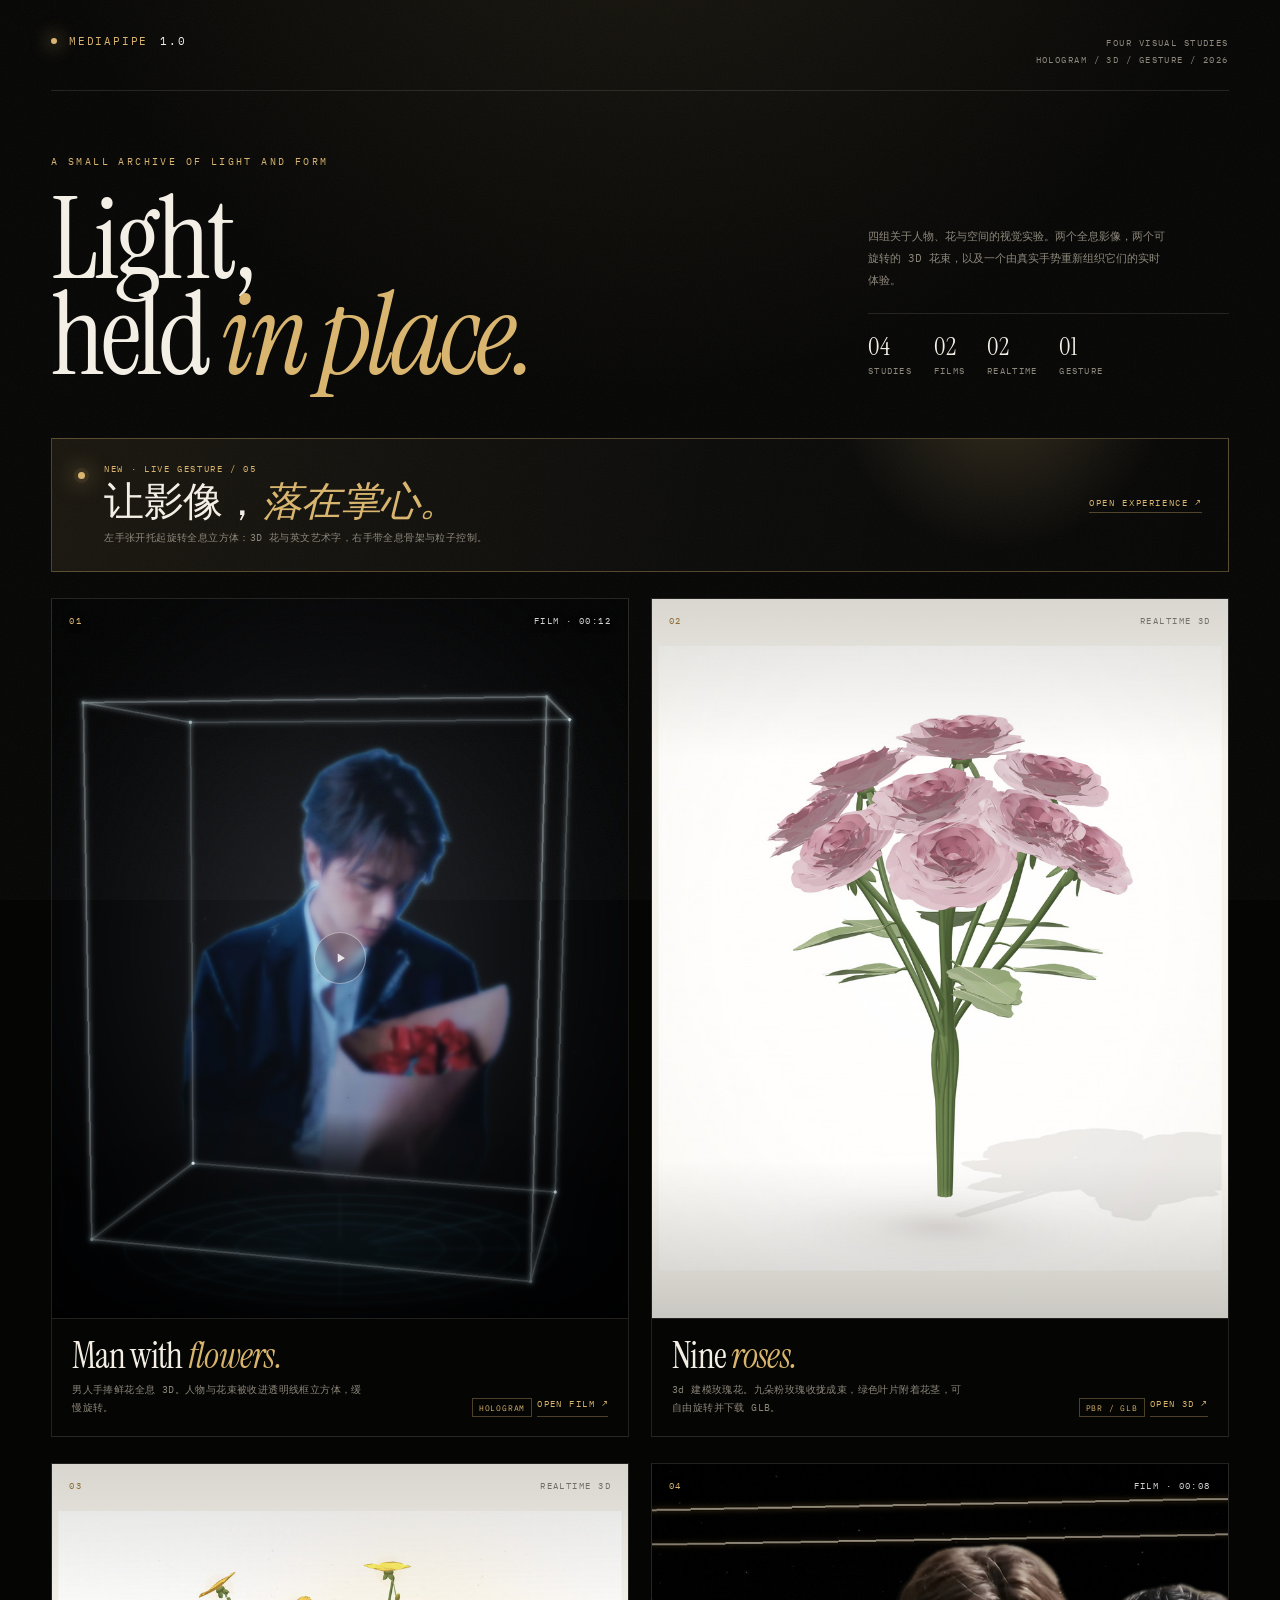
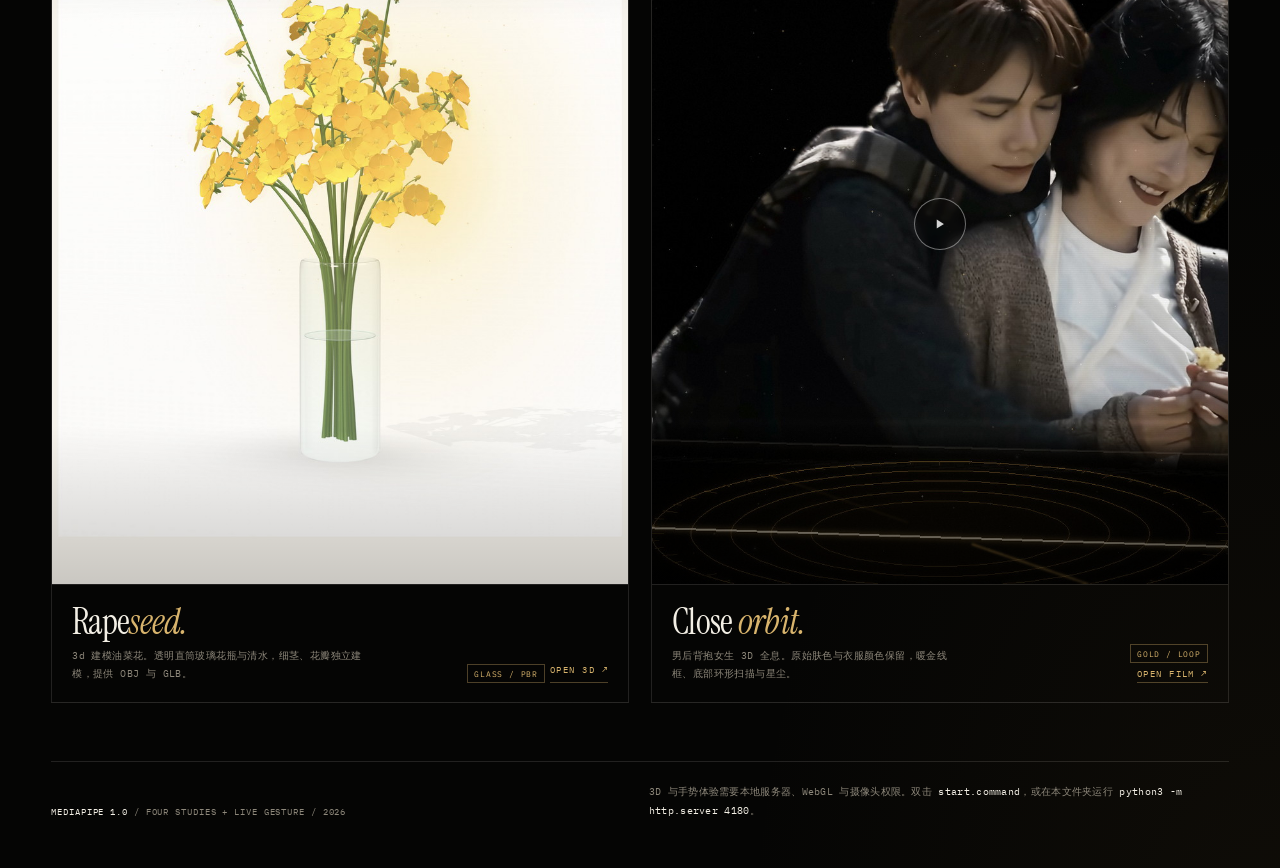
<file: index.html>
<!doctype html>
<html lang="zh-CN">
<head>
<meta charset="utf-8" />
<meta name="viewport" content="width=device-width, initial-scale=1" />
<title>mediapipe 1.0 — four studies</title>
<meta name="description" content="四个视觉实验：男人手捧鲜花全息、九朵粉玫瑰 3D、油菜花 3D、男后背抱女生全息。" />
<style>
@font-face{font-family:"Instrument Serif";src:url("assets/fonts/InstrumentSerif-Regular.ttf") format("truetype");font-weight:400;font-style:normal;font-display:swap}
@font-face{font-family:"Instrument Serif";src:url("assets/fonts/InstrumentSerif-Italic.ttf") format("truetype");font-weight:400;font-style:italic;font-display:swap}
@font-face{font-family:"IBM Plex Mono";src:url("assets/fonts/IBMPlexMono-Regular.ttf") format("truetype");font-weight:400;font-display:swap}
:root{
  --bg:#050504;
  --panel:#0b0b09;
  --ink:#f3efe5;
  --muted:#8d877a;
  --gold:#d8b46d;
  --gold-soft:rgba(216,180,109,.34);
  --line:rgba(243,239,229,.12);
}
*{box-sizing:border-box}
html{background:var(--bg)}
body{
  margin:0;color:var(--ink);background:
    radial-gradient(ellipse 80% 45% at 50% -12%, rgba(216,180,109,.12), transparent 62%),
    radial-gradient(ellipse 60% 50% at 100% 105%, rgba(120,90,40,.09), transparent 70%),
    var(--bg);
  font-family:"IBM Plex Mono",ui-monospace,SFMono-Regular,Menlo,monospace;
  -webkit-font-smoothing:antialiased;
}
body::before{
  content:"";position:fixed;inset:0;pointer-events:none;z-index:20;opacity:.045;
  background-image:url("data:image/svg+xml,%3Csvg xmlns='http://www.w3.org/2000/svg' width='180' height='180'%3E%3Cfilter id='n'%3E%3CfeTurbulence type='fractalNoise' baseFrequency='.85' numOctaves='3' stitchTiles='stitch'/%3E%3C/filter%3E%3Crect width='100%25' height='100%25' filter='url(%23n)'/%3E%3C/svg%3E");
  mix-blend-mode:screen;
}
a{color:inherit;text-decoration:none}
.page{width:min(1320px,92vw);margin:0 auto;padding:34px 0 48px}
.topbar{display:flex;justify-content:space-between;align-items:flex-start;gap:20px;padding-bottom:22px;border-bottom:1px solid var(--line)}
.brand{display:flex;align-items:baseline;gap:12px;letter-spacing:.16em;font-size:11px}
.brand strong{font-weight:400;color:var(--gold)}
.brand .dot{width:6px;height:6px;border-radius:50%;background:var(--gold);box-shadow:0 0 18px 4px rgba(216,180,109,.35);display:inline-block;transform:translateY(-1px)}
.topmeta{text-align:right;font-size:9px;line-height:1.9;letter-spacing:.16em;color:var(--muted);text-transform:uppercase}
.hero{display:grid;grid-template-columns:minmax(0,1.5fr) minmax(220px,.7fr);gap:44px;align-items:end;padding:64px 0 54px}
.kicker{font-size:10px;letter-spacing:.24em;color:var(--gold);text-transform:uppercase;margin:0 0 24px}
h1{font-family:"Instrument Serif",Georgia,serif;font-weight:400;font-size:clamp(58px,8.9vw,126px);line-height:.84;letter-spacing:-.035em;margin:0}
h1 em{font-style:italic;color:var(--gold)}
.hero__right{padding-bottom:8px}
.hero__right p{font-size:11px;line-height:2;color:var(--muted);margin:0 0 22px;max-width:300px}
.stats{display:flex;gap:22px;flex-wrap:wrap;border-top:1px solid var(--line);padding-top:16px}
.stats div{font-size:9px;letter-spacing:.14em;color:var(--muted)}
.stats b{display:block;font-family:"Instrument Serif",Georgia,serif;font-weight:400;font-size:25px;letter-spacing:0;color:var(--ink);margin-bottom:2px}
.live-entry{display:grid;grid-template-columns:1fr auto;align-items:center;gap:28px;margin:0 0 26px;padding:24px 26px;border:1px solid var(--gold-soft);background:linear-gradient(100deg,rgba(216,180,109,.09),rgba(255,255,255,.018) 56%,rgba(255,255,255,0));position:relative;overflow:hidden;isolation:isolate;transition:border-color .35s ease,background .35s ease}
.live-entry::before{content:"";position:absolute;width:360px;height:360px;right:4%;top:-180%;border-radius:50%;background:radial-gradient(circle,rgba(216,180,109,.22),transparent 66%);pointer-events:none;transition:transform .8s cubic-bezier(.2,.7,.2,1)}
.live-entry:hover{border-color:rgba(216,180,109,.62);background:linear-gradient(100deg,rgba(216,180,109,.13),rgba(255,255,255,.025) 56%,rgba(255,255,255,0))}
.live-entry:hover::before{transform:translateY(60%)}
.live-entry__main{display:flex;align-items:flex-start;gap:19px}
.live-entry__signal{width:7px;height:7px;margin-top:9px;border-radius:50%;flex:0 0 auto;background:var(--gold);box-shadow:0 0 0 4px rgba(216,180,109,.09),0 0 22px 5px rgba(216,180,109,.36);animation:signal 2.6s ease-in-out infinite}
@keyframes signal{0%,100%{opacity:.55;transform:scale(.82)}50%{opacity:1;transform:scale(1)}}
.live-entry__kicker{display:block;font-size:9px;letter-spacing:.18em;color:var(--gold);margin:0 0 7px;text-transform:uppercase}
.live-entry__title{font-family:"Instrument Serif",Georgia,serif;font-size:clamp(28px,3.2vw,40px);font-weight:400;line-height:1;letter-spacing:-.015em;margin:0 0 8px}
.live-entry__title em{color:var(--gold);font-style:italic}
.live-entry__desc{margin:0;color:var(--muted);font-size:10px;line-height:1.8;letter-spacing:.04em}
.live-entry__cta{font-size:9px;letter-spacing:.18em;color:var(--gold);border-bottom:1px solid var(--gold-soft);padding-bottom:4px;white-space:nowrap;transition:color .3s ease,border-color .3s ease}
.live-entry:hover .live-entry__cta{color:#fff;border-color:#fff}
.grid{display:grid;grid-template-columns:repeat(2,minmax(0,1fr));gap:26px 22px}
.card{background:linear-gradient(180deg,rgba(255,255,255,.025),rgba(255,255,255,0) 42%);border:1px solid var(--line);position:relative;overflow:hidden}
.card__media{position:relative;aspect-ratio:4/5;overflow:hidden;background:#070706;display:block}
.card__media img,.card__media video{width:100%;height:100%;display:block;object-fit:cover;transition:transform .9s cubic-bezier(.2,.7,.2,1),filter .9s ease}
.card__media--light{background:#f6f3ec}
.card__media--light img{object-fit:contain}
.card:hover .card__media img,.card:hover .card__media video{transform:scale(1.018);filter:brightness(1.04)}
.card__media::after{content:"";position:absolute;inset:0;pointer-events:none;background:linear-gradient(180deg,rgba(0,0,0,.25),transparent 24%,transparent 72%,rgba(0,0,0,.55))}
.card__media--light::after{background:linear-gradient(180deg,rgba(0,0,0,.12),transparent 22%,transparent 78%,rgba(0,0,0,.18))}
.num,.badge{position:absolute;z-index:2;top:16px;font-size:9px;letter-spacing:.16em;color:rgba(255,255,255,.82);text-shadow:0 1px 8px rgba(0,0,0,.6)}
.num{left:17px;color:var(--gold)}
.card__media--light .num{color:#8a6b2f;text-shadow:none}
.card__media--light .badge{color:rgba(24,21,16,.55);text-shadow:none}
.badge{right:17px;text-transform:uppercase}
.media-link{position:absolute;z-index:3;inset:0;display:flex;align-items:flex-end;justify-content:space-between;padding:18px;opacity:0;transition:opacity .35s ease;background:linear-gradient(180deg,transparent 55%,rgba(0,0,0,.45));color:#fff;font-size:10px;letter-spacing:.16em}
.card:hover .media-link,.media-link:focus-visible{opacity:1}
.media-link span:last-child{color:var(--gold)}
.play{position:absolute;z-index:3;left:50%;top:50%;transform:translate(-50%,-50%);width:52px;height:52px;border:1px solid rgba(255,255,255,.5);border-radius:50%;display:grid;place-items:center;background:rgba(0,0,0,.2);backdrop-filter:blur(5px);font-size:11px;color:#fff;padding-left:2px;opacity:.82;transition:opacity .3s ease,border-color .3s ease,color .3s ease;pointer-events:none}
.card:hover .play{opacity:1;border-color:var(--gold);color:var(--gold)}
.card__body{padding:20px 20px 19px;display:grid;grid-template-columns:1fr auto;gap:16px;align-items:end;border-top:1px solid var(--line)}
.card__title{font-family:"Instrument Serif",Georgia,serif;font-size:clamp(26px,2.8vw,38px);font-weight:400;line-height:.95;letter-spacing:-.02em;margin:0 0 8px}
.card__title em{color:var(--gold);font-style:italic}
.card__zh{font-size:10px;line-height:1.8;color:var(--muted);margin:0;letter-spacing:.04em;max-width:290px}
.card__tags{display:flex;gap:5px;flex-wrap:wrap;justify-content:flex-end;max-width:150px}
.tag{font-size:8px;letter-spacing:.1em;border:1px solid var(--gold-soft);color:var(--gold);padding:4px 6px 3px;white-space:nowrap}
.open{font-size:9px;letter-spacing:.16em;color:var(--gold);border-bottom:1px solid var(--gold-soft);padding-bottom:3px;white-space:nowrap}
.open:hover{color:#fff;border-color:#fff}
.footer{display:flex;justify-content:space-between;gap:24px;align-items:flex-end;margin-top:58px;padding-top:20px;border-top:1px solid var(--line);font-size:9px;line-height:1.9;letter-spacing:.1em;color:var(--muted);text-transform:uppercase}
.footer b{color:var(--ink);font-weight:400}
.hint{max-width:580px;text-transform:none;letter-spacing:.03em;font-size:10px;line-height:1.9}
@media (max-width:900px){
  .page{width:90vw;padding-top:24px}
  .hero{grid-template-columns:1fr;gap:30px;padding:44px 0 36px}
  h1{font-size:clamp(52px,15vw,92px)}
  .grid{grid-template-columns:1fr}
  .topmeta{display:none}
  .footer{display:block}
  .hint{margin-top:14px}
  .live-entry{grid-template-columns:1fr;gap:18px;padding:21px 20px}
  .live-entry__cta{justify-self:start}
}
</style>
</head>
<body>
<div class="page">
  <header class="topbar">
    <div class="brand"><span class="dot"></span><strong>MEDIAPIPE</strong><span>1.0</span></div>
    <div class="topmeta">FOUR VISUAL STUDIES<br />HOLOGRAM / 3D / GESTURE / 2026</div>
  </header>

  <section class="hero">
    <div>
      <p class="kicker">A small archive of light and form</p>
      <h1>Light,<br />held <em>in place.</em></h1>
    </div>
    <div class="hero__right">
      <p>四组关于人物、花与空间的视觉实验。两个全息影像，两个可旋转的 3D 花束，以及一个由真实手势重新组织它们的实时体验。</p>
      <div class="stats">
        <div><b>04</b>STUDIES</div>
        <div><b>02</b>FILMS</div>
        <div><b>02</b>REALTIME</div>
        <div><b>01</b>GESTURE</div>
      </div>
    </div>
  </section>

  <a class="live-entry" href="05_gesture_particles/" aria-label="打开全屏双手手势粒子体验：左手托住旋转全息立方体，3D花随立方体旋转，右手张开消散、握拳切换四个形态">
    <div class="live-entry__main">
      <span class="live-entry__signal" aria-hidden="true"></span>
      <div>
        <span class="live-entry__kicker">NEW · LIVE GESTURE / 05</span>
        <h2 class="live-entry__title">让影像，<em>落在掌心。</em></h2>
        <p class="live-entry__desc">左手张开托起旋转全息立方体：3D 花与英文艺术字，右手带全息骨架与粒子控制。</p>
      </div>
    </div>
    <span class="live-entry__cta">OPEN EXPERIENCE ↗</span>
  </a>

  <main class="grid">

    <article class="card">
      <a class="card__media" href="01_man_flower_hologram/man_flower_hologram.mp4" target="_blank" rel="noopener" aria-label="打开男人手捧鲜花的全息 3D 影像">
        <span class="num">01</span><span class="badge">FILM · 00:12</span>
        <img src="thumbs/01_man.jpg" alt="男人手捧鲜花的全息 3D 影像" />
        <span class="play" aria-hidden="true">▶</span>
        <span class="media-link"><span>HOLOGRAM · 1080 × 1350</span><span>OPEN FILM ↗</span></span>
      </a>
      <div class="card__body">
        <div>
          <h2 class="card__title">Man with <em>flowers.</em></h2>
          <p class="card__zh">男人手捧鲜花全息 3D。人物与花束被收进透明线框立方体，缓慢旋转。</p>
        </div>
        <div class="card__tags"><span class="tag">HOLOGRAM</span><a class="open" href="01_man_flower_hologram/man_flower_hologram.mp4" target="_blank" rel="noopener">OPEN FILM ↗</a></div>
      </div>
    </article>

    <article class="card">
      <a class="card__media card__media--light" href="02_rose_3d/index.html" target="_blank" rel="noopener" aria-label="打开九朵粉玫瑰 3D 场景">
        <span class="num">02</span><span class="badge">REALTIME 3D</span>
        <img src="thumbs/02_rose.jpg" alt="九朵粉玫瑰与绿色花茎的 3D 渲染" />
        <span class="media-link"><span>NINE ROSES · GLB</span><span>OPEN 3D ↗</span></span>
      </a>
      <div class="card__body">
        <div>
          <h2 class="card__title">Nine <em>roses.</em></h2>
          <p class="card__zh">3d 建模玫瑰花。九朵粉玫瑰收拢成束，绿色叶片附着花茎，可自由旋转并下载 GLB。</p>
        </div>
        <div class="card__tags"><span class="tag">PBR / GLB</span><a class="open" href="02_rose_3d/index.html" target="_blank" rel="noopener">OPEN 3D ↗</a></div>
      </div>
    </article>

    <article class="card">
      <a class="card__media card__media--light" href="03_rapeseed_3d/index.html" target="_blank" rel="noopener" aria-label="打开油菜花 3D 场景">
        <span class="num">03</span><span class="badge">REALTIME 3D</span>
        <img src="thumbs/03_rapeseed.jpg" alt="透明玻璃花瓶中的油菜花 3D 渲染" />
        <span class="media-link"><span>RAPESEED · OBJ / GLB</span><span>OPEN 3D ↗</span></span>
      </a>
      <div class="card__body">
        <div>
          <h2 class="card__title">Rape<em>seed.</em></h2>
          <p class="card__zh">3d 建模油菜花。透明直筒玻璃花瓶与清水，细茎、花瓣独立建模，提供 OBJ 与 GLB。</p>
        </div>
        <div class="card__tags"><span class="tag">GLASS / PBR</span><a class="open" href="03_rapeseed_3d/index.html" target="_blank" rel="noopener">OPEN 3D ↗</a></div>
      </div>
    </article>

    <article class="card">
      <a class="card__media" href="04_couple_hologram/couple_hologram_gold.mp4" target="_blank" rel="noopener" aria-label="打开男后背抱女生的金色全息 3D 影像">
        <span class="num">04</span><span class="badge">FILM · 00:08</span>
        <img src="thumbs/04_couple.jpg" alt="男后背抱女生的金色全息 3D 影像" />
        <span class="play" aria-hidden="true">▶</span>
        <span class="media-link"><span>GOLD · 1440 × 1080</span><span>OPEN FILM ↗</span></span>
      </a>
      <div class="card__body">
        <div>
          <h2 class="card__title">Close <em>orbit.</em></h2>
          <p class="card__zh">男后背抱女生 3D 全息。原始肤色与衣服颜色保留，暖金线框、底部环形扫描与星尘。</p>
        </div>
        <div class="card__tags"><span class="tag">GOLD / LOOP</span><a class="open" href="04_couple_hologram/couple_hologram_gold.mp4" target="_blank" rel="noopener">OPEN FILM ↗</a></div>
      </div>
    </article>

  </main>

  <footer class="footer">
    <div><b>MEDIAPIPE 1.0</b> / FOUR STUDIES + LIVE GESTURE / 2026</div>
    <div class="hint">3D 与手势体验需要本地服务器、WebGL 与摄像头权限。双击 <b>start.command</b>，或在本文件夹运行 <b>python3 -m http.server 4180</b>。</div>
  </footer>
</div>
</body>
</html>
</file>
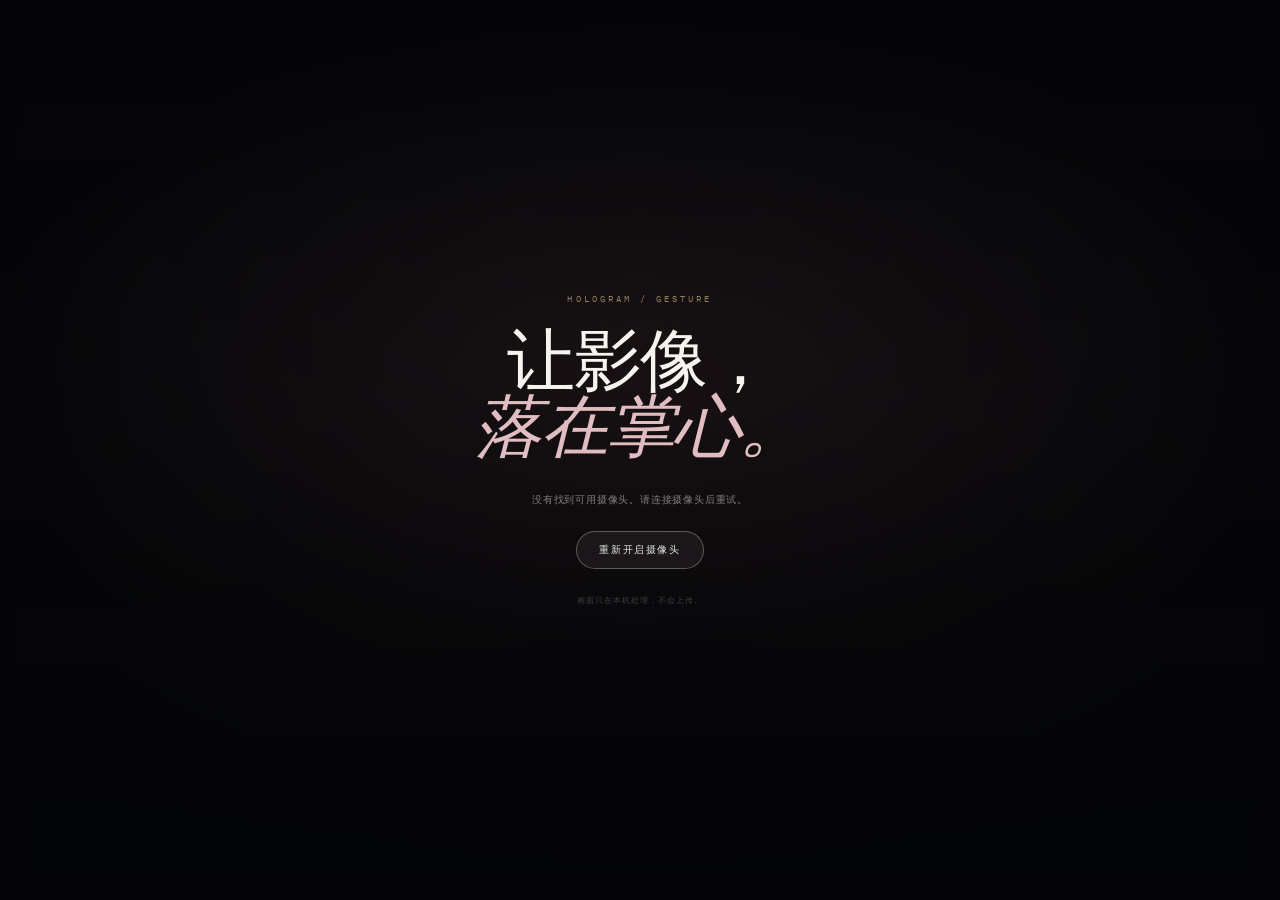
<file: 05_gesture_particles/index.html>
<!doctype html>
<html lang="zh-CN">
<head>
  <meta charset="utf-8" />
  <meta name="viewport" content="width=device-width, initial-scale=1, viewport-fit=cover" />
  <meta name="theme-color" content="#050506" />
  <title>Holo / Gesture — Four Forms</title>
  <meta name="description" content="左手张开托起旋转全息立方体，右手叠加全息骨架并控制3D花与英文艺术字的爆散聚合，握拳切换下一张模型。" />
  <link rel="preload" href="../assets/fonts/IBMPlexMono-Regular.ttf" as="font" type="font/ttf" crossorigin />
  <link rel="stylesheet" href="./style.css" />
</head>
<body>
  <main class="experience" id="experience">
    <video class="camera" id="webcam" playsinline muted autoplay aria-hidden="true"></video>
    <div class="camera-grade" aria-hidden="true"></div>
    <div class="camera-grain" aria-hidden="true"></div>

    <canvas class="scene" id="scene" aria-hidden="true"></canvas>
    <canvas class="hand-rig" id="handRig" aria-hidden="true"></canvas>
    <canvas class="hand-debug" id="handDebug" aria-hidden="true"></canvas>

    <header class="hud" aria-live="polite">
      <p class="hud__model">
        <span class="hud__index" id="modelIndex">01</span>
        <span class="hud__slash">/</span>
        <span class="hud__total">04</span>
        <span class="hud__name" id="modelName">红玫瑰</span>
      </p>
      <p class="hud__hint" id="hint">左手托举立方体 · 右手张开消散 · 握拳聚合切换</p>
    </header>

    <div class="debug-readout" id="debugReadout" aria-hidden="true">TRACKER / waiting</div>
    <div class="notice" id="notice" role="status"></div>

    <section class="gate" id="gate" aria-label="启动摄像头体验">
      <div class="gate__card">
        <p class="gate__eyebrow">HOLOGRAM / GESTURE</p>
        <h1>让影像，<br /><em>落在掌心。</em></h1>
        <p class="gate__message" id="gateMessage">正在连接摄像头与手势追踪…</p>
        <button class="gate__button" id="gateButton" type="button" hidden>开启摄像头</button>
        <p class="gate__note">画面只在本机处理，不会上传。</p>
      </div>
    </section>

    <noscript>
      <div class="gate gate--plain"><p>需要启用 JavaScript 才能运行手势粒子体验。</p></div>
    </noscript>
  </main>

  <script type="importmap">
    {
      "imports": {
        "three": "./assets/vendor/three.module.js",
        "three/addons/": "./assets/vendor/addons/"
      }
    }
  </script>
  <script type="module" src="./app.js"></script>
</body>
</html>
</file>
<file: 05_gesture_particles/style.css>
@font-face {
  font-family: "IBM Plex Mono";
  src: url("../assets/fonts/IBMPlexMono-Regular.ttf") format("truetype");
  font-weight: 400;
  font-style: normal;
  font-display: swap;
}
@font-face {
  font-family: "IBM Plex Mono";
  src: url("../assets/fonts/IBMPlexMono-Medium.ttf") format("truetype");
  font-weight: 500;
  font-style: normal;
  font-display: swap;
}
@font-face {
  font-family: "Instrument Serif";
  src: url("../assets/fonts/InstrumentSerif-Regular.ttf") format("truetype");
  font-weight: 400;
  font-style: normal;
  font-display: swap;
}
@font-face {
  font-family: "Instrument Serif";
  src: url("../assets/fonts/InstrumentSerif-Italic.ttf") format("truetype");
  font-weight: 400;
  font-style: italic;
  font-display: swap;
}

:root {
  color-scheme: dark;
  --ink: #f6f4ef;
  --soft: rgba(246, 244, 239, 0.58);
  --faint: rgba(246, 244, 239, 0.28);
  --rose: #ff7e88;
  --gold: #e6c58b;
}

* {
  box-sizing: border-box;
}

html,
body {
  width: 100%;
  height: 100%;
  margin: 0;
  overflow: hidden;
  background: #050506;
}

body {
  color: var(--ink);
  font-family: "IBM Plex Mono", ui-monospace, SFMono-Regular, Menlo, monospace;
  -webkit-font-smoothing: antialiased;
  text-rendering: optimizeLegibility;
  overscroll-behavior: none;
}

button {
  font: inherit;
}

.experience {
  position: fixed;
  inset: 0;
  width: 100%;
  height: 100%;
  overflow: hidden;
  isolation: isolate;
  background:
    radial-gradient(ellipse 90% 70% at 50% 35%, #16161a 0%, #09090b 52%, #050506 100%);
}

.camera {
  position: absolute;
  inset: 0;
  width: 100%;
  height: 100%;
  object-fit: cover;
  object-position: center;
  transform: scaleX(-1);
  opacity: 0;
  transition: opacity 900ms ease;
  background: #050506;
}

.experience.is-camera-live .camera {
  opacity: 1;
}

.camera-grade,
.camera-grain {
  position: absolute;
  inset: 0;
  pointer-events: none;
}

.camera-grade {
  z-index: 1;
  background:
    radial-gradient(ellipse 62% 52% at 50% 52%, transparent 32%, rgba(3, 4, 7, 0.12) 70%, rgba(3, 4, 7, 0.48) 100%),
    linear-gradient(180deg, rgba(2, 3, 6, 0.34) 0%, transparent 18%, transparent 78%, rgba(2, 3, 6, 0.26) 100%);
}

.camera-grain {
  z-index: 2;
  opacity: 0.055;
  mix-blend-mode: soft-light;
  background-image: url("data:image/svg+xml,%3Csvg xmlns='http://www.w3.org/2000/svg' width='160' height='160'%3E%3Cfilter id='n'%3E%3CfeTurbulence type='fractalNoise' baseFrequency='.9' numOctaves='3' stitchTiles='stitch'/%3E%3C/filter%3E%3Crect width='100%25' height='100%25' filter='url(%23n)'/%3E%3C/svg%3E");
}

.scene,
.hand-rig,
.hand-debug {
  position: absolute;
  inset: 0;
  width: 100%;
  height: 100%;
  display: block;
  pointer-events: none;
}

.scene {
  z-index: 3;
}

.hand-rig {
  z-index: 4;
}

.hand-debug {
  z-index: 5;
  opacity: 0;
  transition: opacity 240ms ease;
}

body.show-debug .hand-rig {
  display: none;
}

body.show-debug .hand-debug {
  opacity: 1;
}

.hud {
  position: absolute;
  z-index: 6;
  top: max(20px, calc(env(safe-area-inset-top) + 12px));
  left: 50%;
  width: min(94vw, 680px);
  transform: translateX(-50%);
  text-align: center;
  pointer-events: none;
  opacity: 0;
  transition: opacity 900ms ease 180ms;
  text-shadow: 0 1px 8px rgba(0, 0, 0, 0.82), 0 0 22px rgba(0, 0, 0, 0.52);
}

.experience.is-live .hud {
  opacity: 1;
}

.hud__model {
  display: flex;
  align-items: baseline;
  justify-content: center;
  gap: 7px;
  margin: 0;
  color: rgba(255, 255, 255, 0.8);
  font-size: 10px;
  font-weight: 400;
  letter-spacing: 0.14em;
  line-height: 1;
}

.hud__index {
  color: rgba(255, 255, 255, 0.94);
}

.hud__slash,
.hud__total {
  color: var(--faint);
}

.hud__name {
  margin-left: 11px;
  color: rgba(255, 255, 255, 0.62);
  letter-spacing: 0.2em;
  transition: opacity 300ms ease, transform 300ms ease;
}

.hud__name.is-changing {
  opacity: 0.2;
  transform: translateY(-2px);
}

.hud__hint {
  margin: 9px 0 0;
  color: rgba(255, 255, 255, 0.43);
  font-size: 9px;
  line-height: 1.7;
  letter-spacing: 0.12em;
  transition: opacity 400ms ease;
}

.hud__hint.is-quiet {
  opacity: 0.42;
}

.debug-readout {
  position: absolute;
  z-index: 7;
  top: max(18px, calc(env(safe-area-inset-top) + 10px));
  left: max(16px, env(safe-area-inset-left));
  max-width: 42vw;
  padding: 8px 10px;
  border: 1px solid rgba(255, 255, 255, 0.12);
  background: rgba(3, 5, 8, 0.48);
  color: rgba(214, 242, 255, 0.66);
  font-size: 9px;
  line-height: 1.65;
  letter-spacing: 0.06em;
  white-space: pre-line;
  pointer-events: none;
  opacity: 0;
  backdrop-filter: blur(8px);
}

body.show-debug .debug-readout {
  opacity: 1;
}

.notice {
  position: absolute;
  z-index: 8;
  left: 50%;
  bottom: max(22px, calc(env(safe-area-inset-bottom) + 16px));
  transform: translate(-50%, 8px);
  max-width: min(88vw, 480px);
  padding: 8px 13px;
  border: 1px solid rgba(255, 255, 255, 0.1);
  background: rgba(5, 7, 10, 0.56);
  color: rgba(255, 255, 255, 0.66);
  font-size: 9px;
  line-height: 1.7;
  letter-spacing: 0.06em;
  text-align: center;
  pointer-events: none;
  opacity: 0;
  transition: opacity 260ms ease, transform 260ms ease;
  backdrop-filter: blur(10px);
}

.notice.is-visible {
  opacity: 1;
  transform: translate(-50%, 0);
}

.gate {
  position: absolute;
  z-index: 20;
  inset: 0;
  display: grid;
  place-items: center;
  padding: 28px;
  background:
    radial-gradient(ellipse 80% 55% at 50% 42%, rgba(63, 31, 34, 0.24), transparent 66%),
    linear-gradient(180deg, rgba(4, 5, 8, 0.72) 0%, rgba(4, 5, 8, 0.5) 45%, rgba(4, 5, 8, 0.82) 100%);
  opacity: 1;
  visibility: visible;
  transition: opacity 800ms ease, visibility 800ms;
  backdrop-filter: blur(11px) saturate(0.86);
}

.gate.is-hidden {
  opacity: 0;
  visibility: hidden;
  pointer-events: none;
}

.gate--plain {
  background: #050506;
}

.gate__card {
  width: min(92vw, 460px);
  text-align: center;
}

.gate__eyebrow {
  margin: 0 0 24px;
  color: rgba(230, 197, 139, 0.62);
  font-size: 9px;
  letter-spacing: 0.34em;
  text-transform: uppercase;
}

.gate h1 {
  margin: 0;
  font-family: "Instrument Serif", Georgia, serif;
  font-weight: 400;
  font-size: clamp(42px, 6.8vw, 68px);
  line-height: 0.98;
  letter-spacing: -0.025em;
}

.gate h1 em {
  color: #dfbdc0;
  font-weight: 400;
}

.gate__message {
  min-height: 1.7em;
  margin: 30px 0 0;
  color: rgba(255, 255, 255, 0.48);
  font-size: 10px;
  line-height: 1.8;
  letter-spacing: 0.08em;
}

.gate__button {
  margin-top: 22px;
  padding: 11px 22px;
  border: 1px solid rgba(255, 255, 255, 0.28);
  border-radius: 999px;
  background: rgba(255, 255, 255, 0.055);
  color: rgba(255, 255, 255, 0.9);
  font-size: 10px;
  letter-spacing: 0.16em;
  cursor: pointer;
  transition: background 240ms ease, border-color 240ms ease;
  -webkit-tap-highlight-color: transparent;
}

.gate__button:hover,
.gate__button:focus-visible {
  background: rgba(255, 255, 255, 0.12);
  border-color: rgba(255, 255, 255, 0.52);
  outline: none;
}

.gate__button:disabled {
  opacity: 0.4;
  cursor: wait;
}

.gate__note {
  margin: 24px 0 0;
  color: rgba(255, 255, 255, 0.22);
  font-size: 8px;
  line-height: 1.8;
  letter-spacing: 0.12em;
}

@media (max-width: 720px) {
  .hud {
    top: max(16px, calc(env(safe-area-inset-top) + 10px));
    width: 94vw;
  }

  .hud__model {
    font-size: 9px;
  }

  .hud__hint {
    margin-top: 8px;
    font-size: 8px;
    letter-spacing: 0.08em;
  }

  .gate h1 {
    font-size: clamp(40px, 13vw, 58px);
  }

  .gate__message {
    margin-top: 24px;
    font-size: 9px;
  }

  .debug-readout {
    max-width: 52vw;
    font-size: 8px;
  }
}

@media (prefers-reduced-motion: reduce) {
  .camera,
  .hud,
  .gate,
  .notice,
  .hud__name {
    transition-duration: 1ms;
  }

  .camera-grain {
    opacity: 0.025;
  }
}
</file>
